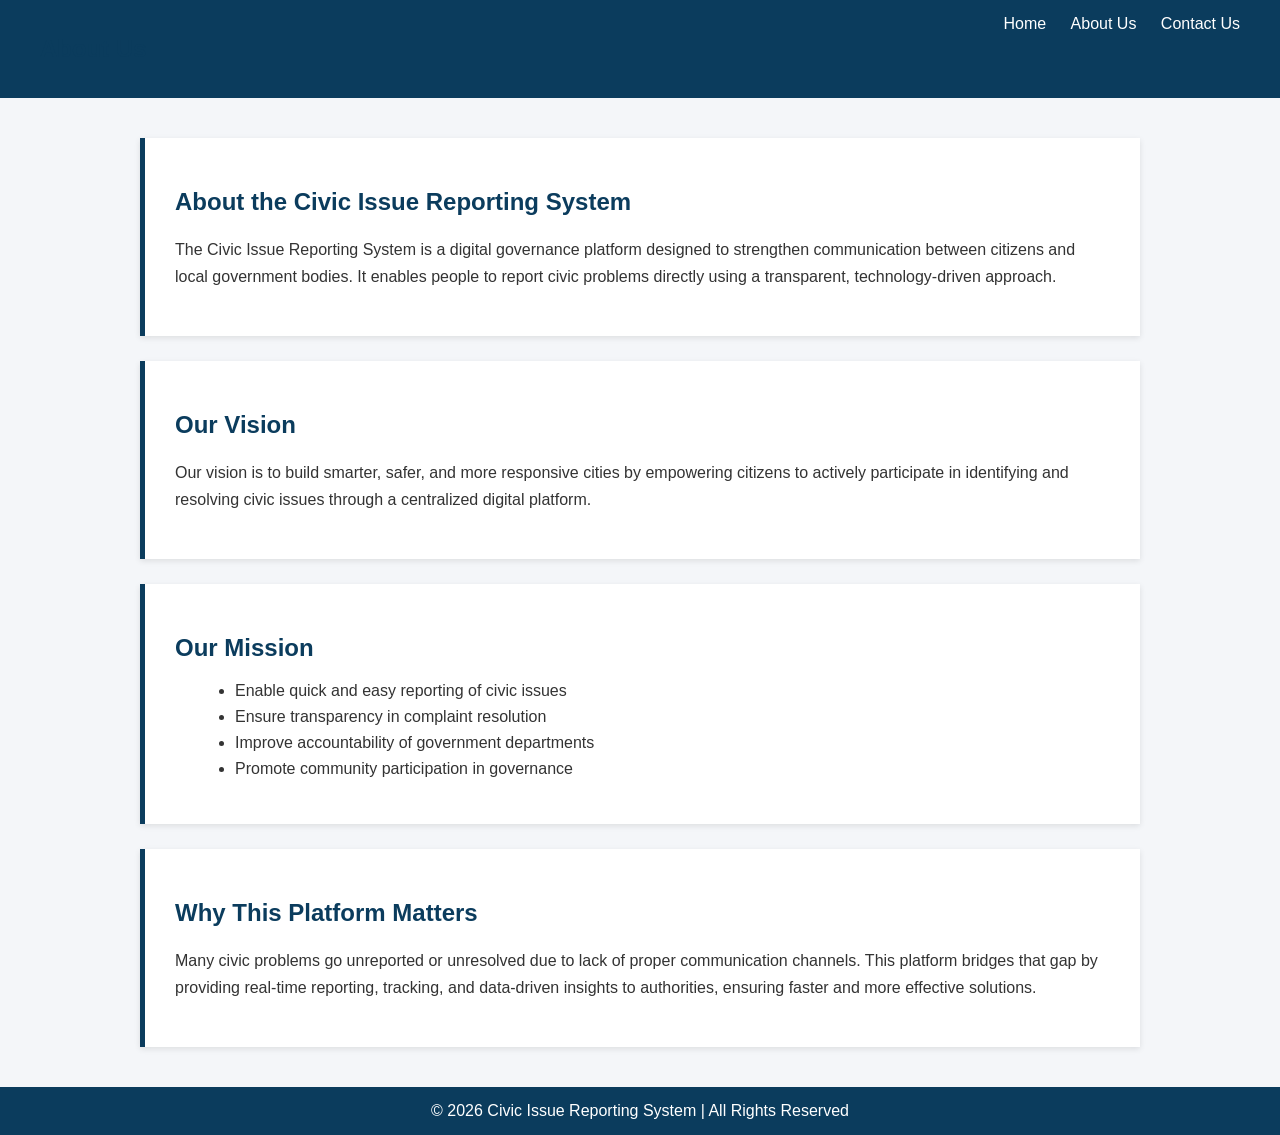
<file: Crowdsourced/Crowdsourced-Civic-Issue-Reporting-Resolution-System-main.my-web-site/about us.html>
<!DOCTYPE html>
<html lang="en">
<head>
    <meta charset="UTF-8">
    <title>About Us | Civic Issue Reporting System</title>

    <style>
        body {
            margin: 0;
            font-family: "Segoe UI", Arial, sans-serif;
            background-color: #f4f6f9;
            color: #333;
        }

        .navbar {
            background-color: #0b3c5d;
            color: #fff;
            padding: 15px 40px;
            display: flex;
            justify-content: space-between;
        }

        .navbar a {
            color: #fff;
            text-decoration: none;
            margin-left: 20px;
        }

        .content {
            max-width: 1000px;
            margin: 40px auto;
            padding: 0 20px;
        }

        section {
            background: #fff;
            padding: 30px;
            margin-bottom: 25px;
            border-left: 5px solid #0b3c5d;
            box-shadow: 0 2px 6px rgba(0,0,0,0.1);
        }

        h1, h2 {
            color: #0b3c5d;
        }

        p {
            line-height: 1.7;
            margin-top: 10px;
        }

        ul {
            margin-top: 15px;
            margin-left: 20px;
        }

        li {
            margin-bottom: 8px;
        }

        .footer {
            background-color: #0b3c5d;
            color: #fff;
            text-align: center;
            padding: 15px;
            margin-top: 40px;
        }
    </style>
</head>
<body>

<header class="navbar">
    <h2>About Us</h2>
    <nav>
        <a href="index.html">Home</a>
        <a href="about us.html">About Us</a>
        <a href="contact us.html">Contact Us</a>
    </nav>
</header>

<div class="content">

    <section>
        <h1>About the Civic Issue Reporting System</h1>
        <p>
            The Civic Issue Reporting System is a digital governance platform designed
            to strengthen communication between citizens and local government bodies.
            It enables people to report civic problems directly using a transparent,
            technology-driven approach.
        </p>
    </section>

    <section>
        <h2>Our Vision</h2>
        <p>
            Our vision is to build smarter, safer, and more responsive cities by
            empowering citizens to actively participate in identifying and resolving
            civic issues through a centralized digital platform.
        </p>
    </section>

    <section>
        <h2>Our Mission</h2>
        <ul>
            <li>Enable quick and easy reporting of civic issues</li>
            <li>Ensure transparency in complaint resolution</li>
            <li>Improve accountability of government departments</li>
            <li>Promote community participation in governance</li>
        </ul>
    </section>

    <section>
        <h2>Why This Platform Matters</h2>
        <p>
            Many civic problems go unreported or unresolved due to lack of proper
            communication channels. This platform bridges that gap by providing
            real-time reporting, tracking, and data-driven insights to authorities,
            ensuring faster and more effective solutions.
        </p>
    </section>

</div>

<footer class="footer">
    © 2026 Civic Issue Reporting System | All Rights Reserved
</footer>

</body>
</html>
</file>
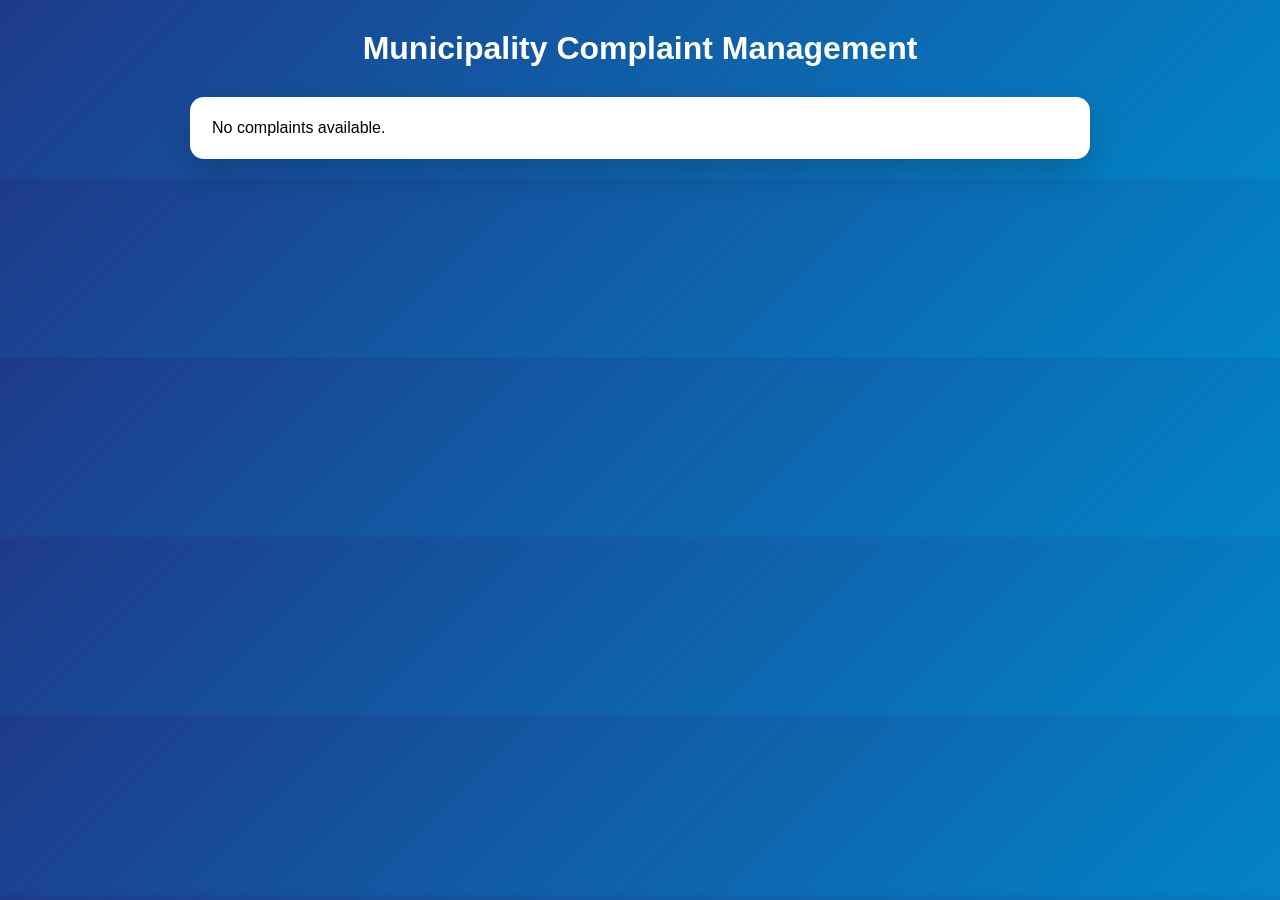
<file: Crowdsourced/Crowdsourced-Civic-Issue-Reporting-Resolution-System-main.my-web-site/admin status.html>
<!DOCTYPE html>
<html lang="en">
<head>
    <meta charset="UTF-8">
    <title>Admin Panel | PUBLICFIX</title>

    <style>
        body {
            font-family: "Segoe UI", sans-serif;
            background: linear-gradient(135deg, #1e3a8a, #0284c7);
            margin: 0;
            padding: 0;
        }

        h1 {
            text-align: center;
            color: white;
            margin: 30px 0;
        }

        .container {
            width: 92%;
            max-width: 900px;
            margin: auto;
        }

        .card {
            background: white;
            padding: 22px;
            border-radius: 14px;
            margin-bottom: 20px;
            box-shadow: 0 15px 30px rgba(0,0,0,0.15);
        }

        .complaint {
            border-top: 1px solid #eee;
            padding-top: 15px;
            margin-top: 15px;
        }

        button {
            margin-top: 10px;
            margin-right: 10px;
            padding: 8px 14px;
            border: none;
            border-radius: 8px;
            background: #2563eb;
            color: white;
            cursor: pointer;
        }
    </style>
</head>

<body>

<h1>Municipality Complaint Management</h1>

<div class="container">
    <div class="card" id="adminBox"></div>
</div>

<script>
    let complaints = JSON.parse(localStorage.getItem("complaints")) || [];
    const box = document.getElementById("adminBox");

    if (complaints.length === 0) {
        box.innerHTML = "No complaints available.";
    }

    complaints.forEach(c => {
        const div = document.createElement("div");
        div.className = "complaint";

        div.innerHTML = `
            <p><b>Issue:</b> ${c.desc}</p>
            <p>📍 ${c.location}</p>
            <p><b>Status:</b> ${c.status}</p>

            <button onclick="updateStatus(${c.id}, 'In Process')">Mark In Process</button>
            <button onclick="updateStatus(${c.id}, 'Finished')">Mark Finished</button>
        `;

        box.appendChild(div);
    });

    function updateStatus(id, status) {
        const item = complaints.find(c => c.id === id);
        item.status = status;
        localStorage.setItem("complaints", JSON.stringify(complaints));
        location.reload();
    }
</script>

</body>
</html>
</file>
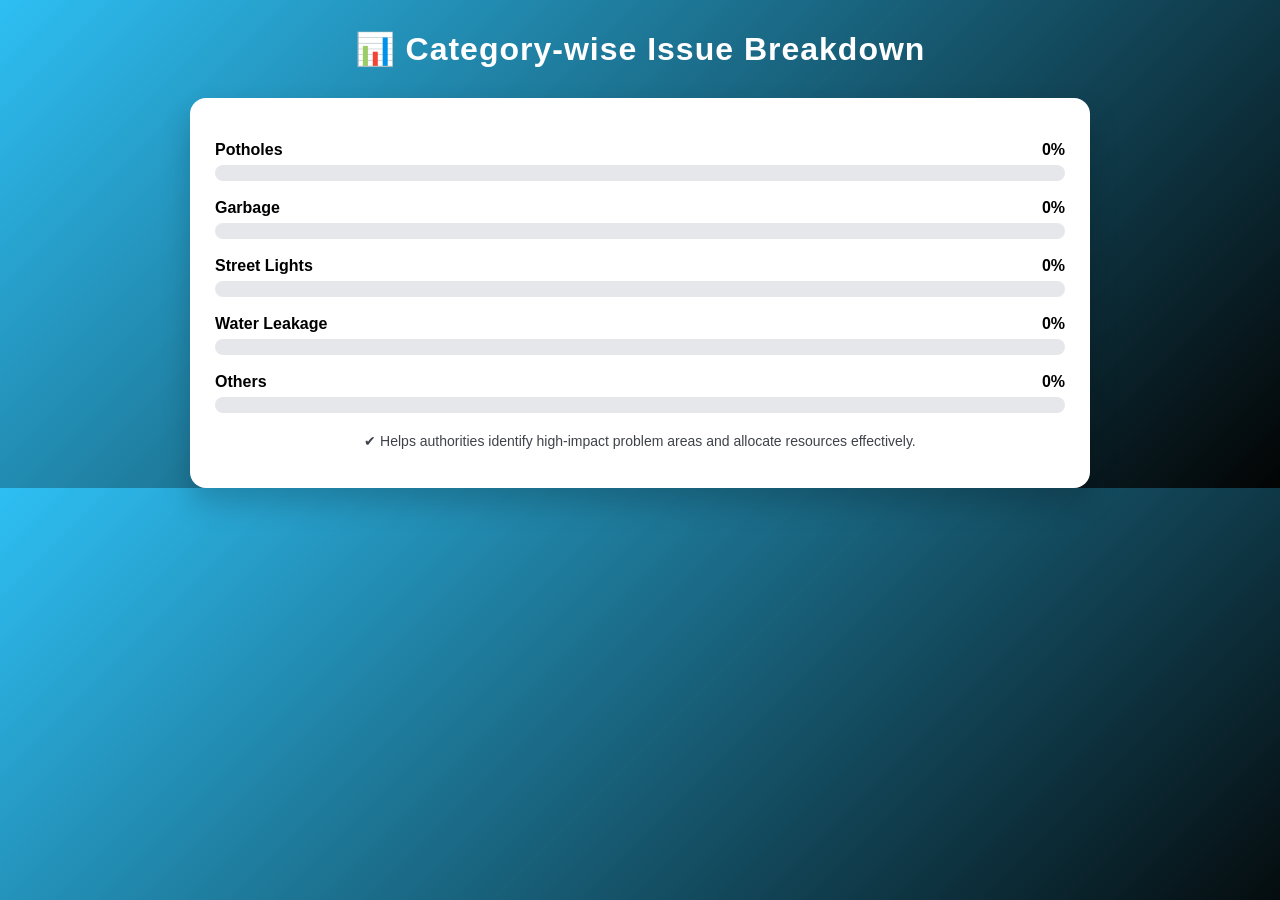
<file: Crowdsourced/Crowdsourced-Civic-Issue-Reporting-Resolution-System-main.my-web-site/category.html>
<!DOCTYPE html>
<html lang="en">
<head>
    <meta charset="UTF-8">
    <title>Issue Analytics | PUBLICFIX</title>

    <style>
        body {
            font-family: "Segoe UI", sans-serif;
            background: linear-gradient(135deg, #07b3f1d7, #030404);
            margin: 0;
            padding: 0;
        }

        h1 {
            text-align: center;
            color: white;
            margin: 30px 0;
            letter-spacing: 1px;
        }

        .container {
            width: 92%;
            max-width: 900px;
            margin: auto;
        }

        .card {
            background: white;
            padding: 25px;
            border-radius: 16px;
            box-shadow: 0 15px 30px rgba(0,0,0,0.2);
        }

        .bar-row {
            margin: 18px 0;
        }

        .label {
            display: flex;
            justify-content: space-between;
            font-weight: 600;
            margin-bottom: 6px;
        }

        .bar-bg {
            background: #e5e7eb;
            height: 16px;
            border-radius: 10px;
            overflow: hidden;
        }

        .bar-fill {
            height: 100%;
            border-radius: 10px;
            transition: width 0.6s ease;
        }

        .pothole { background: #ef4444; }
        .garbage { background: #f97316; }
        .light { background: #eab308; }
        .water { background: #3b82f6; }
        .other { background: #22c55e; }

        .note {
            margin-top: 20px;
            font-size: 14px;
            color: #00060fc1;
            text-align: center;
        }
    </style>
</head>

<body>

<h1>📊 Category-wise Issue Breakdown</h1>

<div class="container">
    <div class="card" id="chart"></div>
</div>

<script>
    const complaints = JSON.parse(localStorage.getItem("complaints")) || [];

    const categories = {
        pothole: 0,
        garbage: 0,
        light: 0,
        water: 0,
        other: 0
    };

    complaints.forEach(c => {
        const text = c.desc.toLowerCase();

        if (text.includes("pothole")) categories.pothole++;
        else if (text.includes("garbage") || text.includes("waste")) categories.garbage++;
        else if (text.includes("light")) categories.light++;
        else if (text.includes("water") || text.includes("leak")) categories.water++;
        else categories.other++;
    });

    const total = Object.values(categories).reduce((a,b) => a + b, 0) || 1;

    const chart = document.getElementById("chart");

    chart.innerHTML = `
        ${createBar("Potholes", categories.pothole, total, "pothole")}
        ${createBar("Garbage", categories.garbage, total, "garbage")}
        ${createBar("Street Lights", categories.light, total, "light")}
        ${createBar("Water Leakage", categories.water, total, "water")}
        ${createBar("Others", categories.other, total, "other")}

        <p class="note">
            ✔ Helps authorities identify high-impact problem areas and allocate resources effectively.
        </p>
    `;

    function createBar(label, value, total, cls) {
        const percent = Math.round((value / total) * 100);
        return `
            <div class="bar-row">
                <div class="label">
                    <span>${label}</span>
                    <span>${percent}%</span>
                </div>
                <div class="bar-bg">
                    <div class="bar-fill ${cls}" style="width:${percent}%"></div>
                </div>
            </div>
        `;
    }
</script>

</body>
</html>
</file>
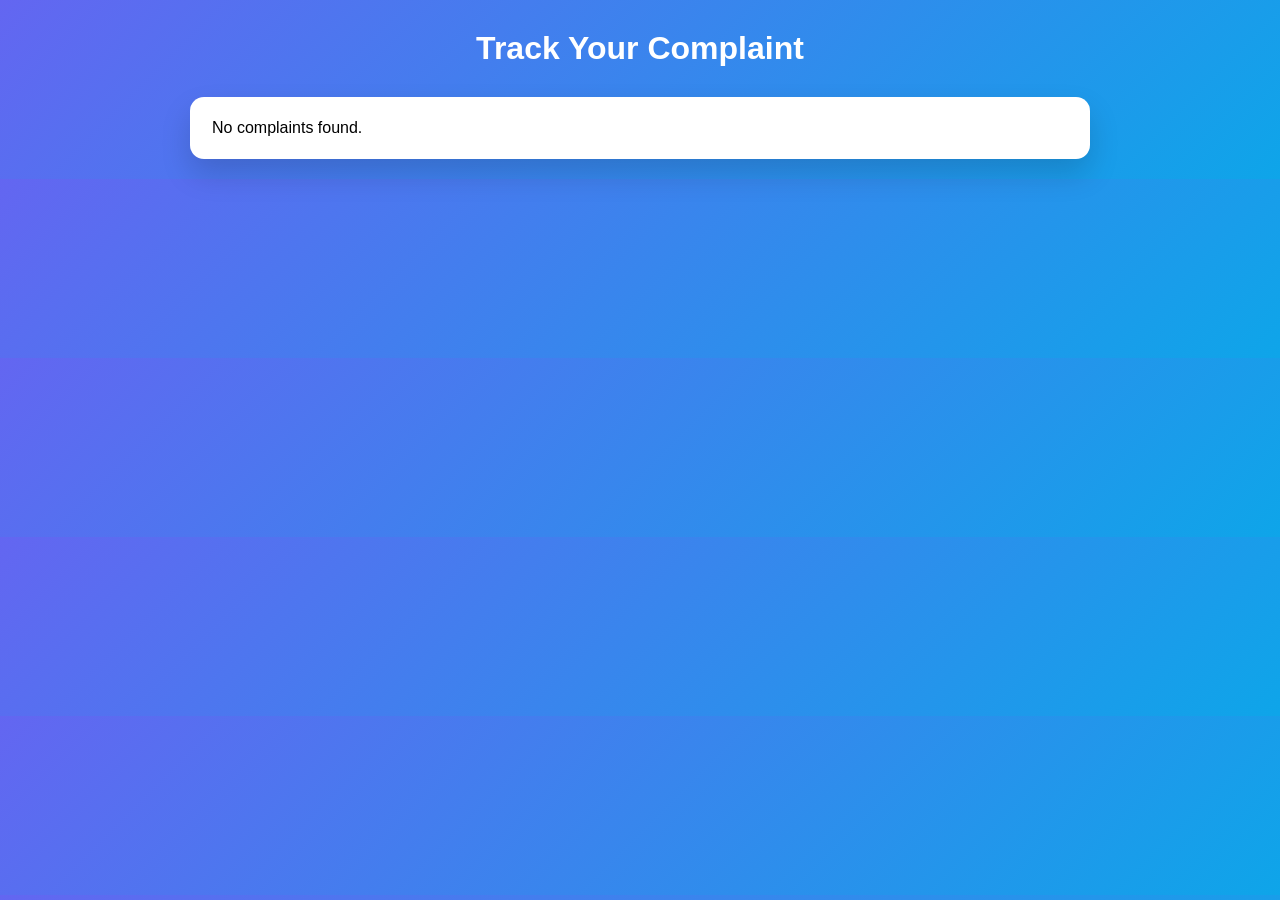
<file: Crowdsourced/Crowdsourced-Civic-Issue-Reporting-Resolution-System-main.my-web-site/complaint status.html>
<!DOCTYPE html>
<html lang="en">
<head>
    <meta charset="UTF-8">
    <title>Complaint Status | PUBLICFIX</title>

    <style>
        body {
            font-family: "Segoe UI", sans-serif;
            background: linear-gradient(135deg, #6366f1, #0ea5e9);
            margin: 0;
            padding: 0;
        }

        h1 {
            text-align: center;
            color: white;
            margin: 30px 0;
        }

        .container {
            width: 92%;
            max-width: 900px;
            margin: auto;
        }

        .card {
            background: white;
            padding: 22px;
            border-radius: 14px;
            margin-bottom: 20px;
            box-shadow: 0 15px 30px rgba(0,0,0,0.15);
        }

        .complaint {
            border-top: 1px solid #eee;
            padding-top: 15px;
            margin-top: 15px;
        }

        .step {
            padding: 6px 0;
            font-weight: 600;
        }

        .done { color: #16a34a; }
        .current { color: #ea580c; }
        .pending { color: #dc2626; }
    </style>
</head>

<body>

<h1>Track Your Complaint</h1>

<div class="container">
    <div class="card" id="statusBox"></div>
</div>

<script>
    const complaints = JSON.parse(localStorage.getItem("complaints")) || [];
    const box = document.getElementById("statusBox");

    if (complaints.length === 0) {
        box.innerHTML = "No complaints found.";
    }

    complaints.forEach(c => {
        const div = document.createElement("div");
        div.className = "complaint";

        div.innerHTML = `
            <p><b>Issue:</b> ${c.desc}</p>
            <p>📍 ${c.location}</p>
            <p><b>Status:</b> ${c.status}</p>

            <div class="step done">✔ Complaint Submitted</div>
            <div class="step ${c.status === 'Pending' ? 'current' : 'done'}">
                ${c.status === 'Pending' ? '⏳ Sent to Municipality' : '✔ Sent to Municipality'}
            </div>
            <div class="step ${c.status === 'In Process' ? 'current' : (c.status === 'Finished' ? 'done' : 'pending')}">
                ${c.status === 'In Process' || c.status === 'Finished'
                    ? '✔ Work In Progress'
                    : '⏳ Work In Progress'}
            </div>
            <div class="step ${c.status === 'Finished' ? 'done' : 'pending'}">
                ${c.status === 'Finished' ? '✔ Issue Resolved' : '⏳ Resolution Pending'}
            </div>
        `;

        box.appendChild(div);
    });
</script>

</body>
</html>
</file>
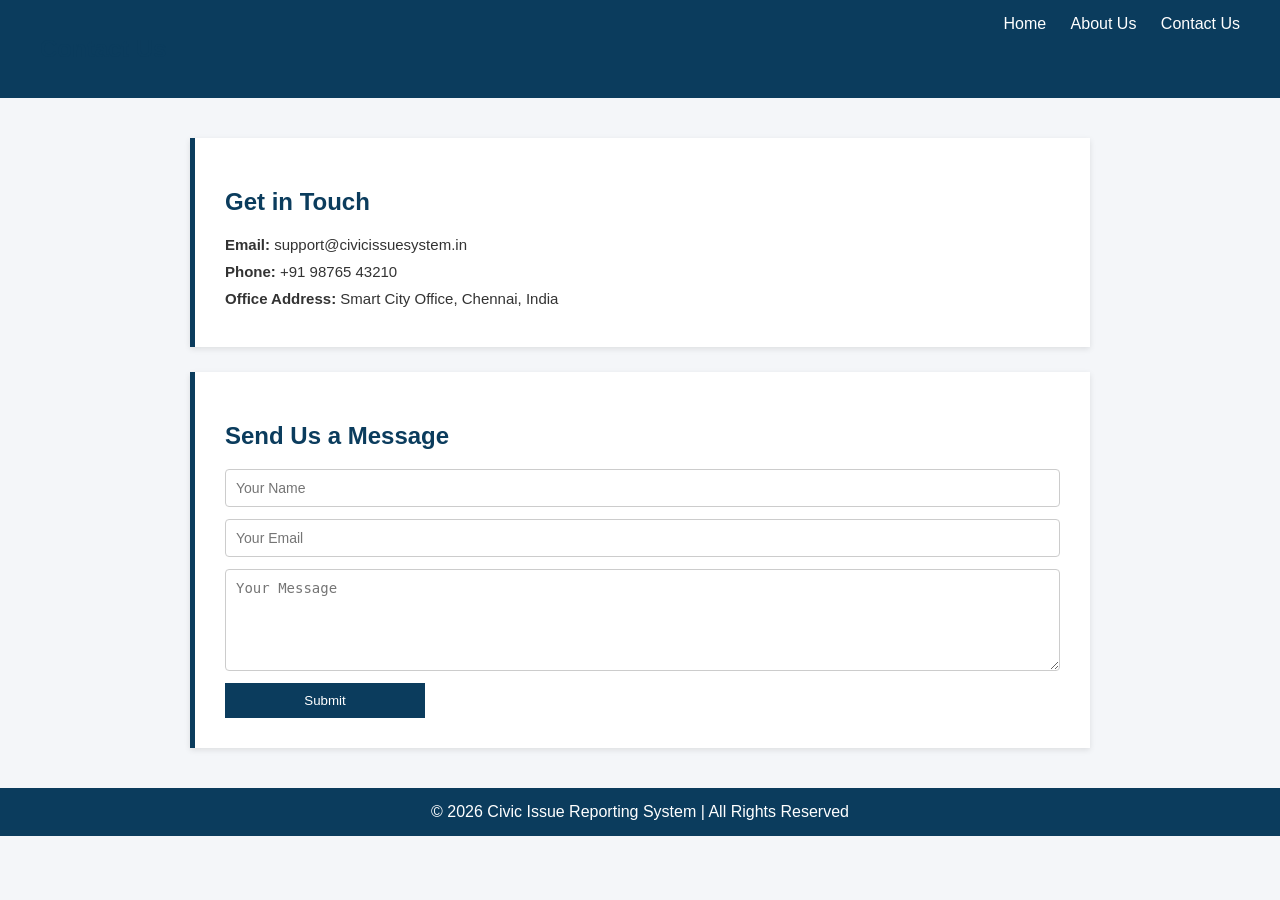
<file: Crowdsourced/Crowdsourced-Civic-Issue-Reporting-Resolution-System-main.my-web-site/contact us.html>
<!DOCTYPE html>
<html lang="en">
<head>
    <meta charset="UTF-8">
    <title>Contact Us | Civic Issue Reporting System</title>

    <style>
        body {
            margin: 0;
            font-family: "Segoe UI", Arial, sans-serif;
            background-color: #f4f6f9;
            color: #333;
        }

        .navbar {
            background-color: #0b3c5d;
            color: #fff;
            padding: 15px 40px;
            display: flex;
            justify-content: space-between;
        }

        .navbar a {
            color: #fff;
            text-decoration: none;
            margin-left: 20px;
        }

        .content {
            max-width: 900px;
            margin: 40px auto;
            padding: 0 20px;
        }

        section {
            background: #fff;
            padding: 30px;
            margin-bottom: 25px;
            border-left: 5px solid #0b3c5d;
            box-shadow: 0 2px 6px rgba(0,0,0,0.1);
        }

        h1, h2 {
            color: #0b3c5d;
        }

        .contact-box p {
            margin: 10px 0;
            font-size: 15px;
        }

        form {
            display: grid;
            gap: 12px;
            margin-top: 15px;
        }

        input, textarea {
            padding: 10px;
            border: 1px solid #ccc;
            border-radius: 4px;
            font-size: 14px;
        }

        textarea {
            resize: vertical;
            min-height: 80px;
        }

        button {
            width: 200px;
            padding: 10px;
            background-color: #0b3c5d;
            color: #fff;
            border: none;
            cursor: pointer;
        }

        button:hover {
            background-color: #072c45;
        }

        .footer {
            background-color: #0b3c5d;
            color: #fff;
            text-align: center;
            padding: 15px;
            margin-top: 40px;
        }
    </style>
</head>
<body>

<header class="navbar">
    <h2>Contact Us</h2>
    <nav>
        <a href="index.html">Home</a>
        <a href="about us.html">About Us</a>
        <a href="contact us.html">Contact Us</a>
    </nav>
</header>

<div class="content">

    <section class="contact-box">
        <h1>Get in Touch</h1>
        <p><strong>Email:</strong> support@civicissuesystem.in</p>
        <p><strong>Phone:</strong> +91 98765 43210</p>
        <p><strong>Office Address:</strong> Smart City Office, Chennai, India</p>
    </section>

    <section>
        <h2>Send Us a Message</h2>
        <form>
            <input type="text" placeholder="Your Name">
            <input type="email" placeholder="Your Email">
            <textarea placeholder="Your Message"></textarea>
            <button type="submit">Submit</button>
        </form>
    </section>

</div>

<footer class="footer">
    © 2026 Civic Issue Reporting System | All Rights Reserved
</footer>

</body>
</html>
</file>
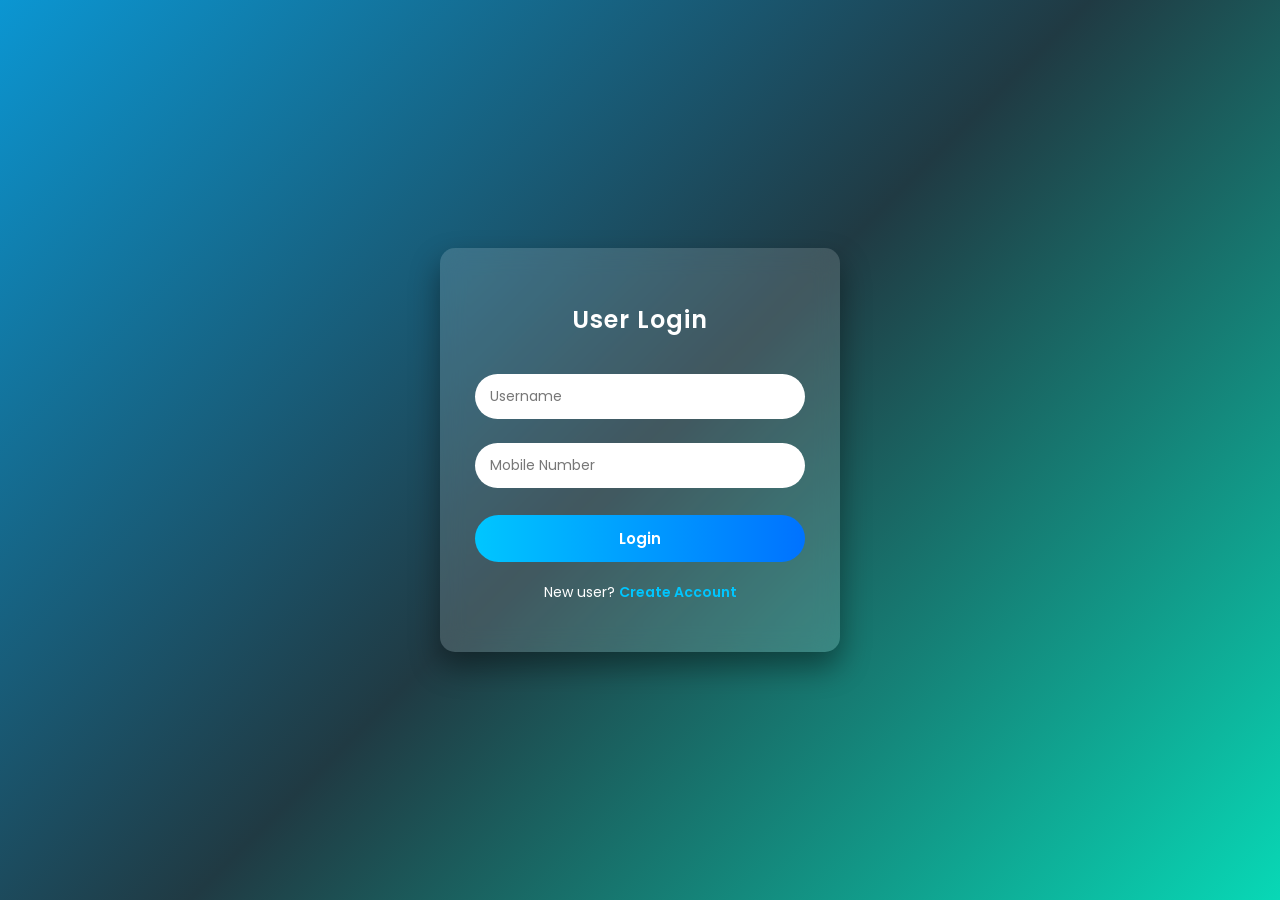
<file: Crowdsourced/Crowdsourced-Civic-Issue-Reporting-Resolution-System-main.my-web-site/login.html>
<!DOCTYPE html>
<html lang="en">
<head>
    <meta charset="UTF-8">
    <title>Login | Civic Issue Reporting System</title>
    <link href="https://fonts.googleapis.com/css2?family=Poppins:wght@400;600&display=swap" rel="stylesheet">

    <style>
        * {
            box-sizing: border-box;
            font-family: 'Poppins', sans-serif;
        }

        body {
            margin: 0;
            height: 100vh;
            display: flex;
            align-items: center;
            justify-content: center;
            background: linear-gradient(135deg, #0b96d2, #203a43, #08d8b6);
        }

        .login-box {
            width: 400px;
            padding: 35px;
            border-radius: 15px;
            background: rgba(255, 255, 255, 0.15);
            backdrop-filter: blur(12px);
            box-shadow: 0 15px 30px rgba(0,0,0,0.4);
            color: #fff;
            animation: fadeIn 1s ease;
        }

        .login-box h2 {
            text-align: center;
            margin-bottom: 25px;
            font-weight: 600;
            letter-spacing: 1px;
        }

        .login-box input {
            width: 100%;
            padding: 12px 15px;
            margin: 12px 0;
            border-radius: 30px;
            border: none;
            outline: none;
            font-size: 14px;
        }

        .login-box input::placeholder {
            color: #777;
        }

        .login-box button {
            width: 100%;
            padding: 12px;
            margin-top: 15px;
            border-radius: 30px;
            border: none;
            font-size: 15px;
            font-weight: 600;
            cursor: pointer;
            background: linear-gradient(to right, #00c6ff, #0072ff);
            color: #fff;
            transition: transform 0.3s, box-shadow 0.3s;
        }

        .login-box button:hover {
            transform: translateY(-2px);
            box-shadow: 0 8px 20px rgba(0,114,255,0.6);
        }

        .login-box p {
            text-align: center;
            margin-top: 20px;
            font-size: 14px;
        }

        .login-box a {
            color: #00c6ff;
            text-decoration: none;
            font-weight: 600;
        }

        .login-box a:hover {
            text-decoration: underline;
        }

        @keyframes fadeIn {
            from {
                opacity: 0;
                transform: translateY(20px);
            }
            to {
                opacity: 1;
                transform: translateY(0);
            }
        }
    </style>
</head>
<body>

<div class="login-box">
    <h2>User Login</h2>

    <input type="text" placeholder="Username" required>
    <input type="tel" placeholder="Mobile Number" required>

    <button onclick="login()">Login</button>

    <p>
        New user? <a href="signup.html">Create Account</a>
    </p>
</div>

<script>
    function login() {
        window.location.href = "index.html";
    }
</script>

</body>
</html>
</file>
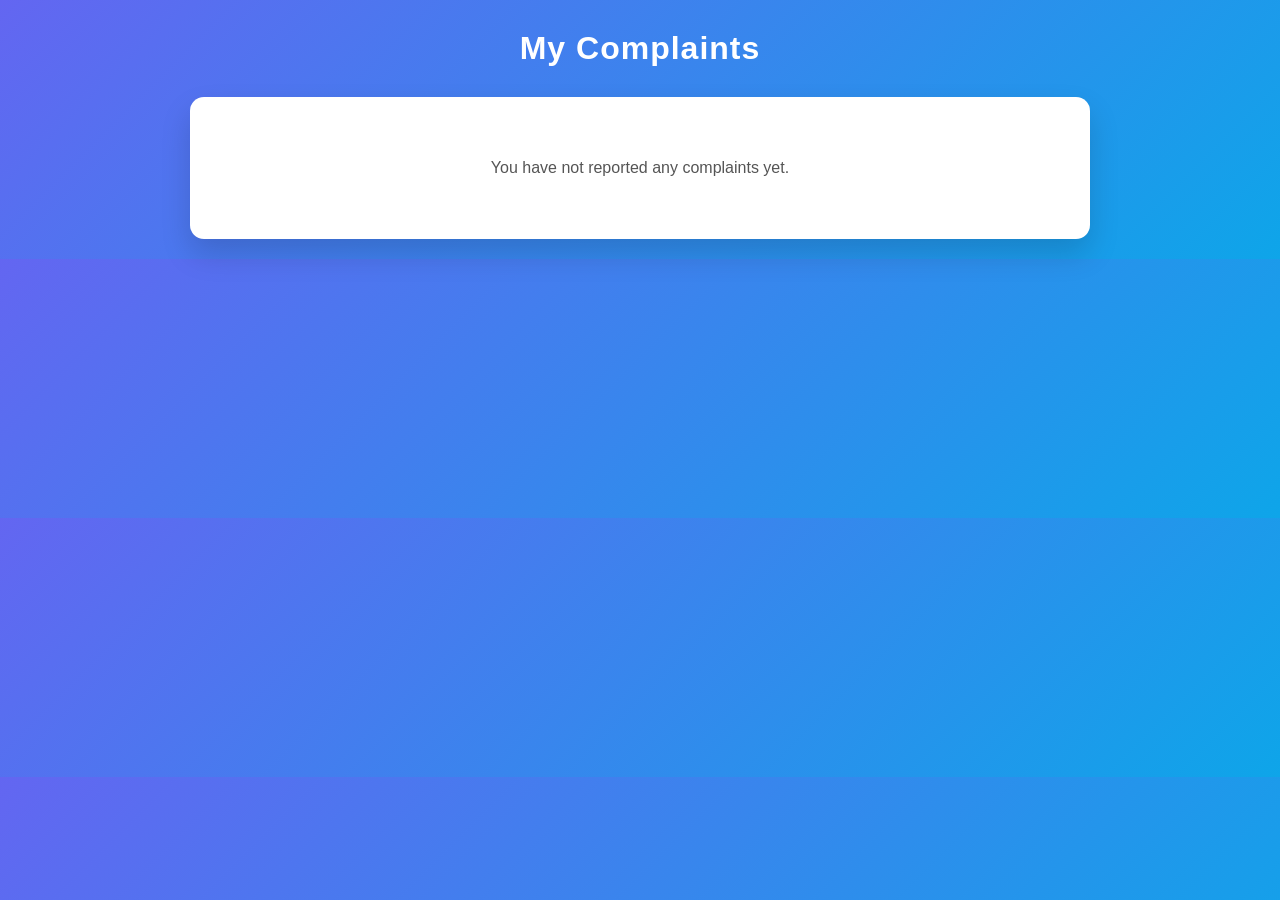
<file: Crowdsourced/Crowdsourced-Civic-Issue-Reporting-Resolution-System-main.my-web-site/my complaint.html>
<!DOCTYPE html>
<html lang="en">
<head>
    <meta charset="UTF-8">
    <title>My Complaints | PUBLICFIX</title>

    <style>
        body {
            font-family: "Segoe UI", sans-serif;
            background: linear-gradient(135deg, #6366f1, #0ea5e9);
            margin: 0;
            padding: 0;
        }

        h1 {
            text-align: center;
            color: white;
            margin: 30px 0;
            letter-spacing: 1px;
        }

        .container {
            width: 92%;
            max-width: 900px;
            margin: auto;
        }

        .card {
            background: white;
            padding: 22px;
            border-radius: 14px;
            margin-bottom: 20px;
            box-shadow: 0 15px 30px rgba(0,0,0,0.15);
        }

        .complaint {
            border-top: 1px solid #eee;
            padding-top: 15px;
            margin-top: 15px;
        }

        .complaint img {
            width: 100%;
            max-height: 250px;
            object-fit: cover;
            border-radius: 12px;
            margin: 10px 0;
        }

        .status {
            font-weight: bold;
        }

        .status.Pending {
            color: #dc2626;
        }

        .status.Resolved {
            color: #16a34a;
        }

        .status.InProgress {
            color: #ea580c;
        }

        .priority-high {
            color: #dc2626;
            font-weight: 700;
        }

        .priority-medium {
            color: #ea580c;
            font-weight: 700;
        }

        .priority-low {
            color: #16a34a;
            font-weight: 700;
        }

        .empty {
            text-align: center;
            padding: 40px;
            color: #555;
        }
    </style>
</head>

<body>

<h1>My Complaints</h1>

<div class="container">
    <div class="card" id="complaintsBox">
        <!-- Complaints will appear here -->
    </div>
</div>

<script>
    const complaints = JSON.parse(localStorage.getItem("complaints")) || [];
    const box = document.getElementById("complaintsBox");

    if (complaints.length === 0) {
        box.innerHTML = `<div class="empty">You have not reported any complaints yet.</div>`;
    } else {
        complaints.forEach(c => {
            let priority = "Low", cls = "priority-low";
            if (c.upvotes >= 5) { priority = "High"; cls = "priority-high"; }
            else if (c.upvotes >= 2) { priority = "Medium"; cls = "priority-medium"; }

            const div = document.createElement("div");
            div.className = "complaint";
            div.innerHTML = `
                <p><b>Issue Description:</b> ${c.desc}</p>
                <p>📍 <b>Location:</b> ${c.location}</p>
                <p>Status: <span class="status ${c.status.replace(" ", "")}">${c.status}</span></p>
                <p>Priority: <span class="${cls}">${priority}</span></p>
                <p>👍 Upvotes: ${c.upvotes}</p>
                ${c.photo ? `<img src="${c.photo}">` : ""}
            `;
            box.appendChild(div);
        });
    }
</script>

</body>
</html>
</file>
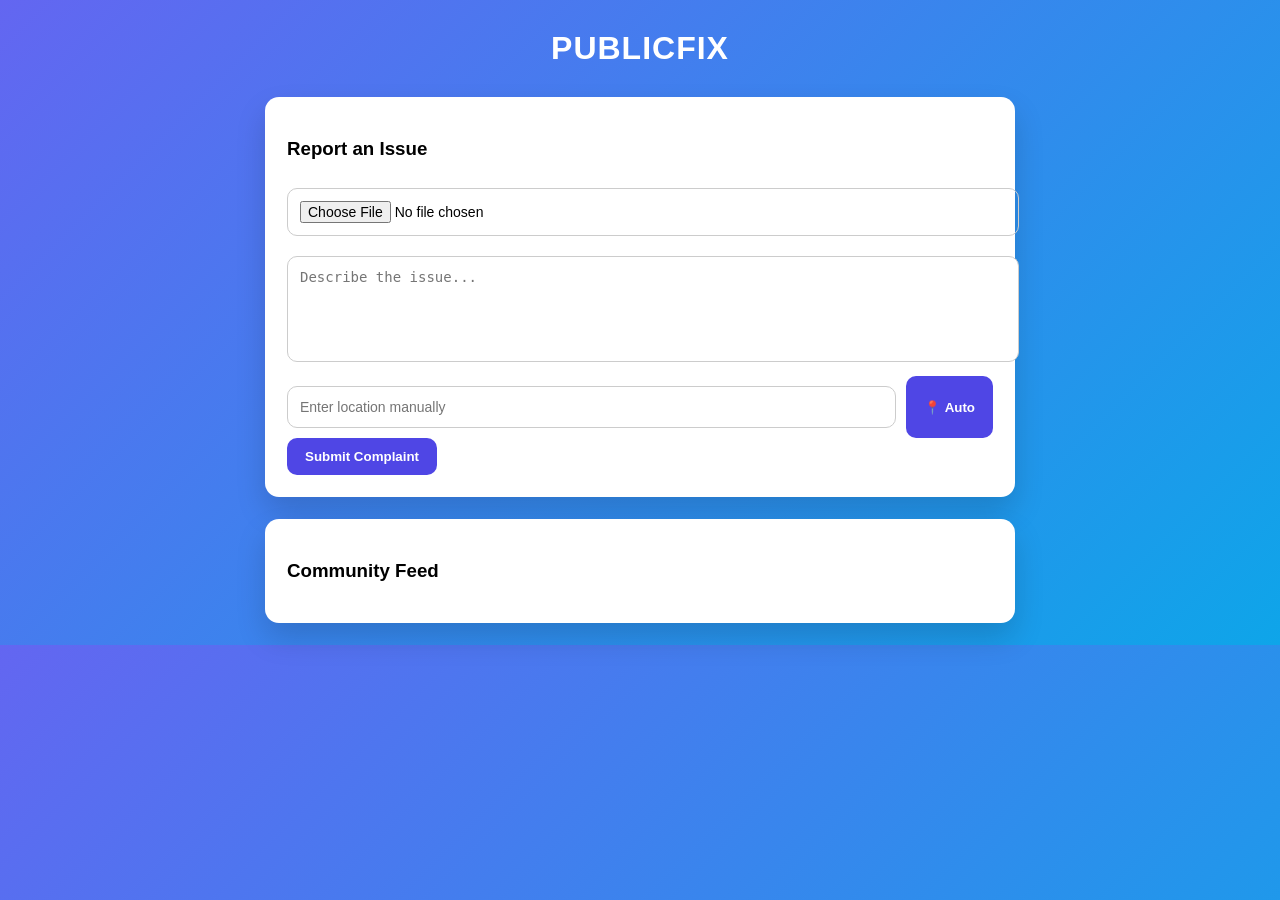
<file: Crowdsourced/Crowdsourced-Civic-Issue-Reporting-Resolution-System-main.my-web-site/report issue.html>
<!DOCTYPE html>
<html lang="en">

<head>
    <meta charset="UTF-8">
    <title>PUBLICFIX</title>

    <style>
        body {
            font-family: "Segoe UI", sans-serif;
            background: linear-gradient(135deg, #6366f1, #0ea5e9);
            margin: 0;
            padding: 0;
        }

        h1 {
            text-align: center;
            color: white;
            margin: 30px 0;
            letter-spacing: 1px;
        }

        .container {
            width: 92%;
            max-width: 750px;
            margin: auto;
        }

        .card-box {
            background: white;
            padding: 22px;
            border-radius: 14px;
            margin-bottom: 22px;
            box-shadow: 0 15px 30px rgba(0, 0, 0, 0.15);
        }

        input,
        textarea {
            width: 100%;
            padding: 12px;
            margin: 10px 0;
            border-radius: 10px;
            border: 1px solid #ccc;
            font-size: 14px;
        }

        textarea {
            resize: none;
            height: 80px;
        }

        button {
            background: #4f46e5;
            color: white;
            padding: 11px 18px;
            border: none;
            border-radius: 10px;
            cursor: pointer;
            font-weight: 600;
        }

        button:hover {
            opacity: 0.9;
        }

        .feed-card {
            border-top: 1px solid #eee;
            padding: 15px 0;
        }

        .feed-card img {
            width: 100%;
            border-radius: 12px;
            margin: 8px 0;
        }

        .priority-high {
            color: #dc2626;
            font-weight: 700;
        }

        .priority-medium {
            color: #ea580c;
            font-weight: 700;
        }

        .priority-low {
            color: #16a34a;
            font-weight: 700;
        }

        .location-box {
            display: flex;
            gap: 10px;
        }

        .location-box input {
            flex: 1;
        }
    </style>
</head>

<body>

    <h1>PUBLICFIX</h1>

    <div class="container">

        <div class="card-box">
            <h3>Report an Issue</h3>

            <input type="file" id="photo" accept="image/*">
            <textarea id="desc" placeholder="Describe the issue..."></textarea>

            <div class="location-box">
                <input id="location" placeholder="Enter location manually">
                <button onclick="getLocation()">📍 Auto</button>
            </div>

            <button onclick="addComplaint()">Submit Complaint</button>
        </div>

        <div class="card-box">
            <h3>Community Feed</h3>
            <div id="feed"></div>
        </div>

    </div>

    <script>
        let complaints = JSON.parse(localStorage.getItem("complaints")) || [];

        function save() {
            localStorage.setItem("complaints", JSON.stringify(complaints));
        }

        function getLocation() {
            if (!navigator.geolocation) {
                alert("Geolocation not supported");
                return;
            }

            navigator.geolocation.getCurrentPosition(pos => {
                const lat = pos.coords.latitude;
                const lon = pos.coords.longitude;

                fetch(`https://nominatim.openstreetmap.org/reverse?format=json&lat=${lat}&lon=${lon}`)
                    .then(res => res.json())
                    .then(data => {
                        document.getElementById("location").value = data.display_name;
                    });
            }, () => alert("Location access denied"));
        }

        function addComplaint() {
            const desc = document.getElementById("desc").value.trim();
            const location = document.getElementById("location").value.trim();
            const photoInput = document.getElementById("photo");

            if (!desc || !location) {
                alert("Please fill all fields");
                return;
            }

            const addData = (photo) => {
                complaints.push({
                    id: Date.now(),
                    desc,
                    location,
                    photo,
                    status: "Pending",
                    upvotes: 0
                });

                save();
                clearForm();
                render();
            };

            if (photoInput.files[0]) {
                const reader = new FileReader();
                reader.onload = () => addData(reader.result);
                reader.readAsDataURL(photoInput.files[0]);
            } else {
                addData("");
            }
        }

        function clearForm() {
            document.getElementById("desc").value = "";
            document.getElementById("location").value = "";
            document.getElementById("photo").value = "";
        }

        function render() {
            const feed = document.getElementById("feed");
            feed.innerHTML = "";

            complaints.sort((a, b) => b.upvotes - a.upvotes).forEach(c => {
                let priority = "Low", cls = "priority-low";
                if (c.upvotes >= 5) { priority = "High"; cls = "priority-high"; }
                else if (c.upvotes >= 2) { priority = "Medium"; cls = "priority-medium"; }

                const div = document.createElement("div");
                div.className = "feed-card";
                div.innerHTML = `
            ${c.photo ? `<img src="${c.photo}">` : ""}
            <p><b>Issue:</b> ${c.desc}</p>
            <p>📍 <b>${c.location}</b></p>
            <p>Status: <b>${c.status}</b></p>
            <p>Priority: <span class="${cls}">${priority}</span></p>
            <button onclick="upvote(${c.id})">👍 ${c.upvotes}</button>
        `;
                feed.appendChild(div);
            });
        }

        function upvote(id) {
            const item = complaints.find(c => c.id === id);
            item.upvotes++;
            save();
            render();
        }

        render();
    </script>

</body>

</html>
</file>
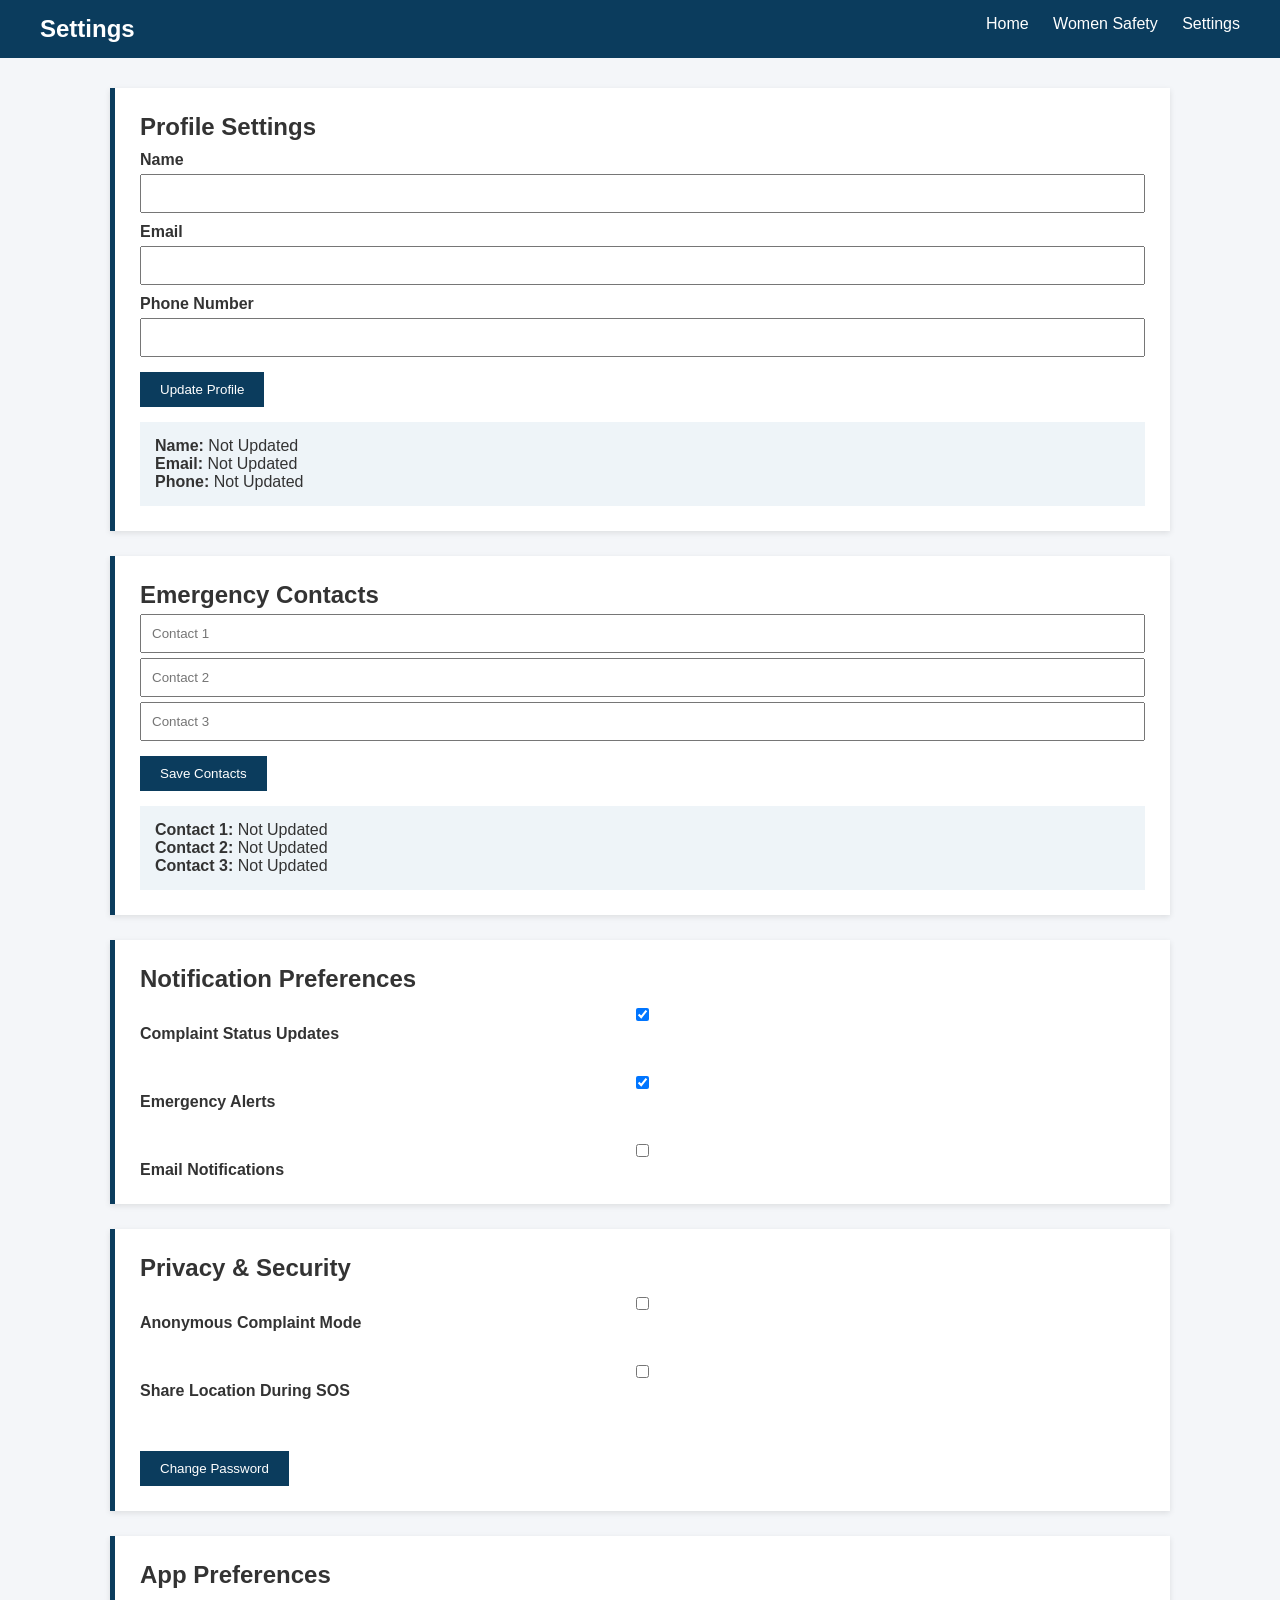
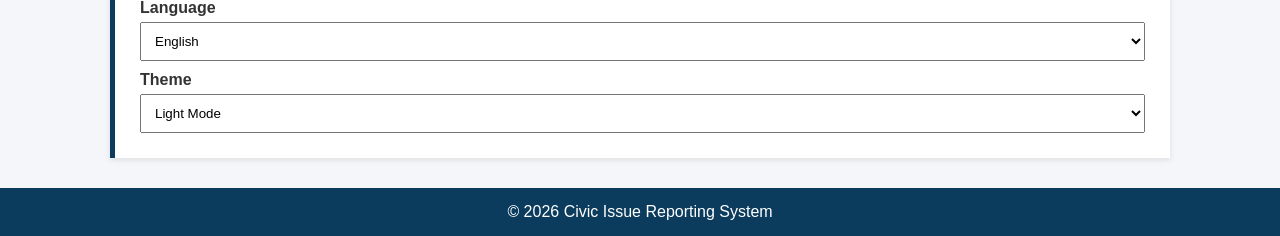
<file: Crowdsourced/Crowdsourced-Civic-Issue-Reporting-Resolution-System-main.my-web-site/settings.html>
<!DOCTYPE html>
<html lang="en">
<head>
    <meta charset="UTF-8">
    <title>Settings | Civic Issue Reporting System</title>
    <link rel="stylesheet" href="sett.css">
</head>
<body>

<!-- Navbar -->
<header class="navbar">
    <h2 id="settingsTitle">Settings</h2>
    <nav>
        <a href="index.html">Home</a>
        <a href="women-safety.html">Women Safety</a>
        <a href="settings.html">Settings</a>
    </nav>
</header>

<!-- Main Content -->
<main class="content">

    <!-- Profile -->
    <section>
        <h2 id="profileTitle">Profile Settings</h2>
        <form onsubmit="updateProfile(event)">
            <label id="nameLabel">Name</label>
            <input type="text" id="name">

            <label id="emailLabel">Email</label>
            <input type="email" id="email">

            <label id="phoneLabel">Phone Number</label>
            <input type="tel" id="phone">

            <button id="updateBtn">Update Profile</button>
        </form>

        <div class="preview-box">
            <p><strong>Name:</strong> <span id="pName">Not Updated</span></p>
            <p><strong>Email:</strong> <span id="pEmail">Not Updated</span></p>
            <p><strong>Phone:</strong> <span id="pPhone">Not Updated</span></p>
        </div>
    </section>

    <!-- Emergency Contacts -->
    <section>
        <h2 id="contactTitle">Emergency Contacts</h2>
        <form onsubmit="updateContacts(event)">
            <input type="text" id="contact1" placeholder="Contact 1">
            <input type="text" id="contact2" placeholder="Contact 2">
            <input type="text" id="contact3" placeholder="Contact 3">
            <button>Save Contacts</button>
        </form>

        <div class="preview-box">
            <p><strong>Contact 1:</strong> <span id="c1">Not Updated</span></p>
            <p><strong>Contact 2:</strong> <span id="c2">Not Updated</span></p>
            <p><strong>Contact 3:</strong> <span id="c3">Not Updated</span></p>
        </div>
    </section>

    <!-- Notifications -->
    <section>
        <h2>Notification Preferences</h2>
        <label><input type="checkbox" checked> Complaint Status Updates</label><br>
        <label><input type="checkbox" checked> Emergency Alerts</label><br>
        <label><input type="checkbox"> Email Notifications</label>
    </section>

    <!-- Privacy -->
    <section>
        <h2>Privacy & Security</h2>
        <label><input type="checkbox"> Anonymous Complaint Mode</label><br>
        <label><input type="checkbox"> Share Location During SOS</label><br><br>
        <button onclick="openPasswordModal()">Change Password</button>
    </section>

    <!-- App Settings -->
    <section>
        <h2>App Preferences</h2>

        <label>Language</label>
        <select id="languageSelect" onchange="changeLanguage()">
            <option value="en">English</option>
            <option value="ta">Tamil</option>
            <option value="hi">Hindi</option>
        </select>

        <label>Theme</label>
        <select onchange="toggleTheme(this.value)">
            <option value="light">Light Mode</option>
            <option value="dark">Dark Mode</option>
        </select>
    </section>

</main>

<footer class="footer">
    © 2026 Civic Issue Reporting System
</footer>

<!-- Password Modal -->
<div id="passwordModal" class="modal">
    <div class="modal-content">
        <h3>Change Password</h3>
        <input type="password" placeholder="Current Password">
        <input type="password" placeholder="New Password">
        <input type="password" placeholder="Confirm Password">
        <button onclick="closePasswordModal()">Update</button>
    </div>
</div>

<script>
function updateProfile(e) {
    e.preventDefault();

    document.getElementById("pName").innerText =
        document.getElementById("name").value || "Not Updated";

    document.getElementById("pEmail").innerText =
        document.getElementById("email").value || "Not Updated";

    document.getElementById("pPhone").innerText =
        document.getElementById("phone").value || "Not Updated";
}

function updateContacts(e) {
    e.preventDefault();

    document.getElementById("c1").innerText =
        document.getElementById("contact1").value || "Not Updated";

    document.getElementById("c2").innerText =
        document.getElementById("contact2").value || "Not Updated";

    document.getElementById("c3").innerText =
        document.getElementById("contact3").value || "Not Updated";
}

function toggleTheme(mode) {
    if (mode === "dark") {
        document.body.classList.add("dark-mode");
    } else {
        document.body.classList.remove("dark-mode");
    }
}

function openPasswordModal() {
    document.getElementById("passwordModal").style.display = "block";
}

function closePasswordModal() {
    document.getElementById("passwordModal").style.display = "none";
}

function changeLanguage() {
    const lang = document.getElementById("languageSelect").value;

    const t = {
        en: ["Settings","Profile Settings","Name","Email","Phone Number","Update Profile","Emergency Contacts"],
        ta: ["அமைப்புகள்","சுயவிவர அமைப்புகள்","பெயர்","மின்னஞ்சல்","தொலைபேசி எண்","புதுப்பிக்கவும்","அவசர தொடர்புகள்"],
        hi: ["सेटिंग्स","प्रोफ़ाइल सेटिंग्स","नाम","ईमेल","फ़ोन नंबर","अपडेट करें","आपात संपर्क"]
    };

    document.getElementById("settingsTitle").innerText = t[lang][0];
    document.getElementById("profileTitle").innerText = t[lang][1];
    document.getElementById("nameLabel").innerText = t[lang][2];
    document.getElementById("emailLabel").innerText = t[lang][3];
    document.getElementById("phoneLabel").innerText = t[lang][4];
    document.getElementById("updateBtn").innerText = t[lang][5];
    document.getElementById("contactTitle").innerText = t[lang][6];
}
</script>


</body>
</html>
</file>
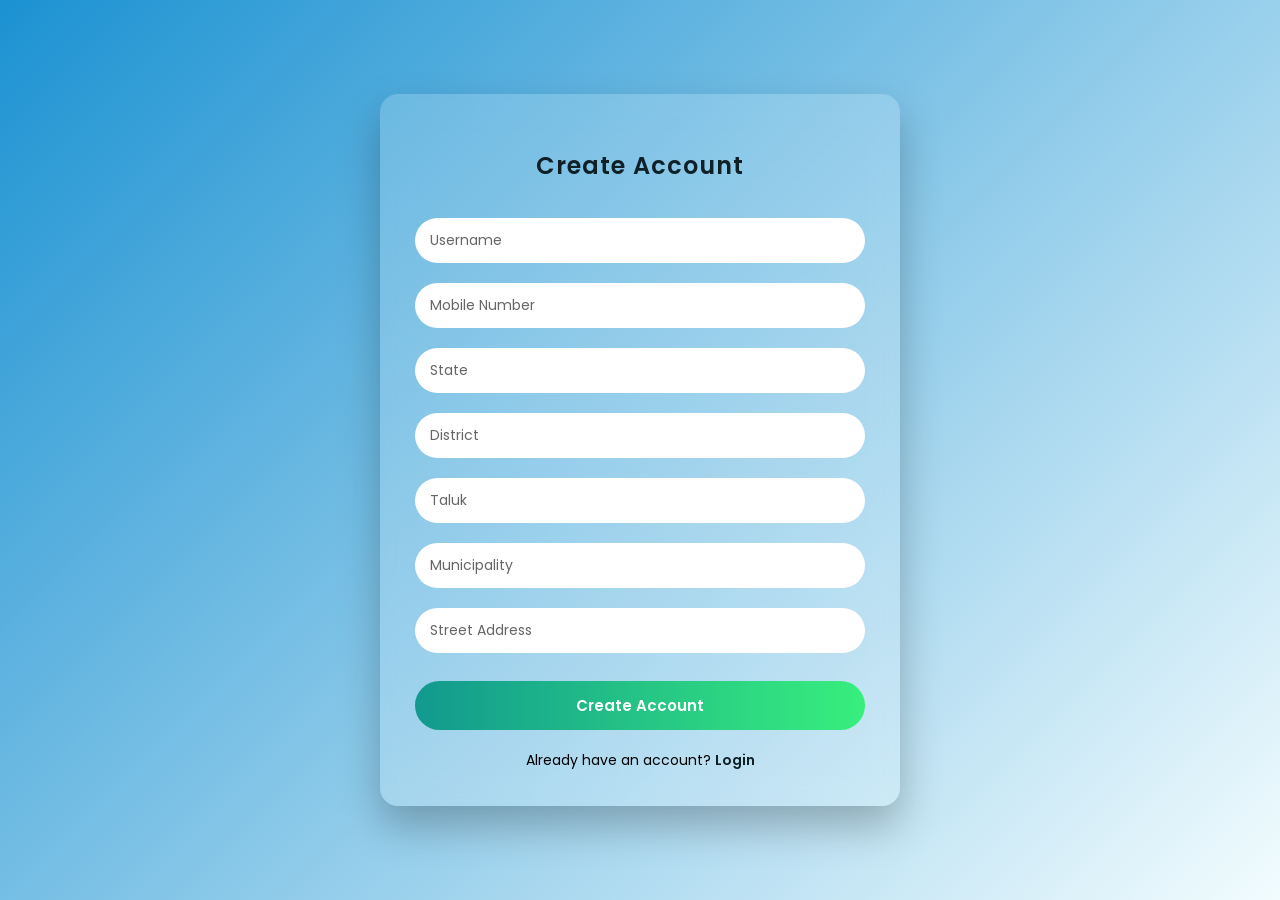
<file: Crowdsourced/Crowdsourced-Civic-Issue-Reporting-Resolution-System-main.my-web-site/signup.html>
<!DOCTYPE html>
<html lang="en">
<head>
    <meta charset="UTF-8">
    <title>Create Account | Civic Issue Reporting System</title>

    <!-- Google Font -->
    <link href="https://fonts.googleapis.com/css2?family=Poppins:wght@400;600&display=swap" rel="stylesheet">

    <style>
        * {
            box-sizing: border-box;
            font-family: 'Poppins', sans-serif;
        }

        body {
            margin: 0;
            min-height: 100vh;
            display: flex;
            align-items: center;
            justify-content: center;
            background: linear-gradient(135deg, #1c92d2, #f2fcfe);
        }

        .signup-box {
            width: 520px;
            padding: 35px;
            border-radius: 18px;
            background: rgba(255, 255, 255, 0.18);
            backdrop-filter: blur(14px);
            box-shadow: 0 20px 40px rgba(0,0,0,0.25);
            animation: slideUp 1s ease;
        }

        .signup-box h2 {
            text-align: center;
            margin-bottom: 25px;
            font-weight: 600;
            color: #0f2027;
            letter-spacing: 1px;
        }

        .signup-box input {
            width: 100%;
            padding: 12px 15px;
            margin: 10px 0;
            border-radius: 30px;
            border: none;
            outline: none;
            font-size: 14px;
        }

        .signup-box input::placeholder {
            color: #666;
        }

        .signup-box button {
            width: 100%;
            padding: 13px;
            margin-top: 18px;
            border-radius: 30px;
            border: none;
            font-size: 15px;
            font-weight: 600;
            cursor: pointer;
            background: linear-gradient(to right, #11998e, #38ef7d);
            color: #fff;
            transition: transform 0.3s, box-shadow 0.3s;
        }

        .signup-box button:hover {
            transform: translateY(-2px);
            box-shadow: 0 10px 25px rgba(56,239,125,0.6);
        }

        .login-link {
            text-align: center;
            margin-top: 20px;
            font-size: 14px;
        }

        .login-link a {
            color: #0f2027;
            font-weight: 600;
            text-decoration: none;
        }

        .login-link a:hover {
            text-decoration: underline;
        }

        @keyframes slideUp {
            from {
                opacity: 0;
                transform: translateY(25px);
            }
            to {
                opacity: 1;
                transform: translateY(0);
            }
        }
    </style>
</head>
<body>

<div class="signup-box">
    <h2>Create Account</h2>

    <input type="text" placeholder="Username" required>
    <input type="tel" placeholder="Mobile Number" required>
    <input type="text" placeholder="State" required>
    <input type="text" placeholder="District" required>
    <input type="text" placeholder="Taluk" required>
    <input type="text" placeholder="Municipality" required>
    <input type="text" placeholder="Street Address" required>

    <button onclick="createAccount()">Create Account</button>

    <div class="login-link">
        Already have an account? <a href="login.html">Login</a>
    </div>
</div>

<script>
    function createAccount() {
        alert("Account created successfully!");
        window.location.href = "index.html";
    }
</script>

</body>
</html>
</file>
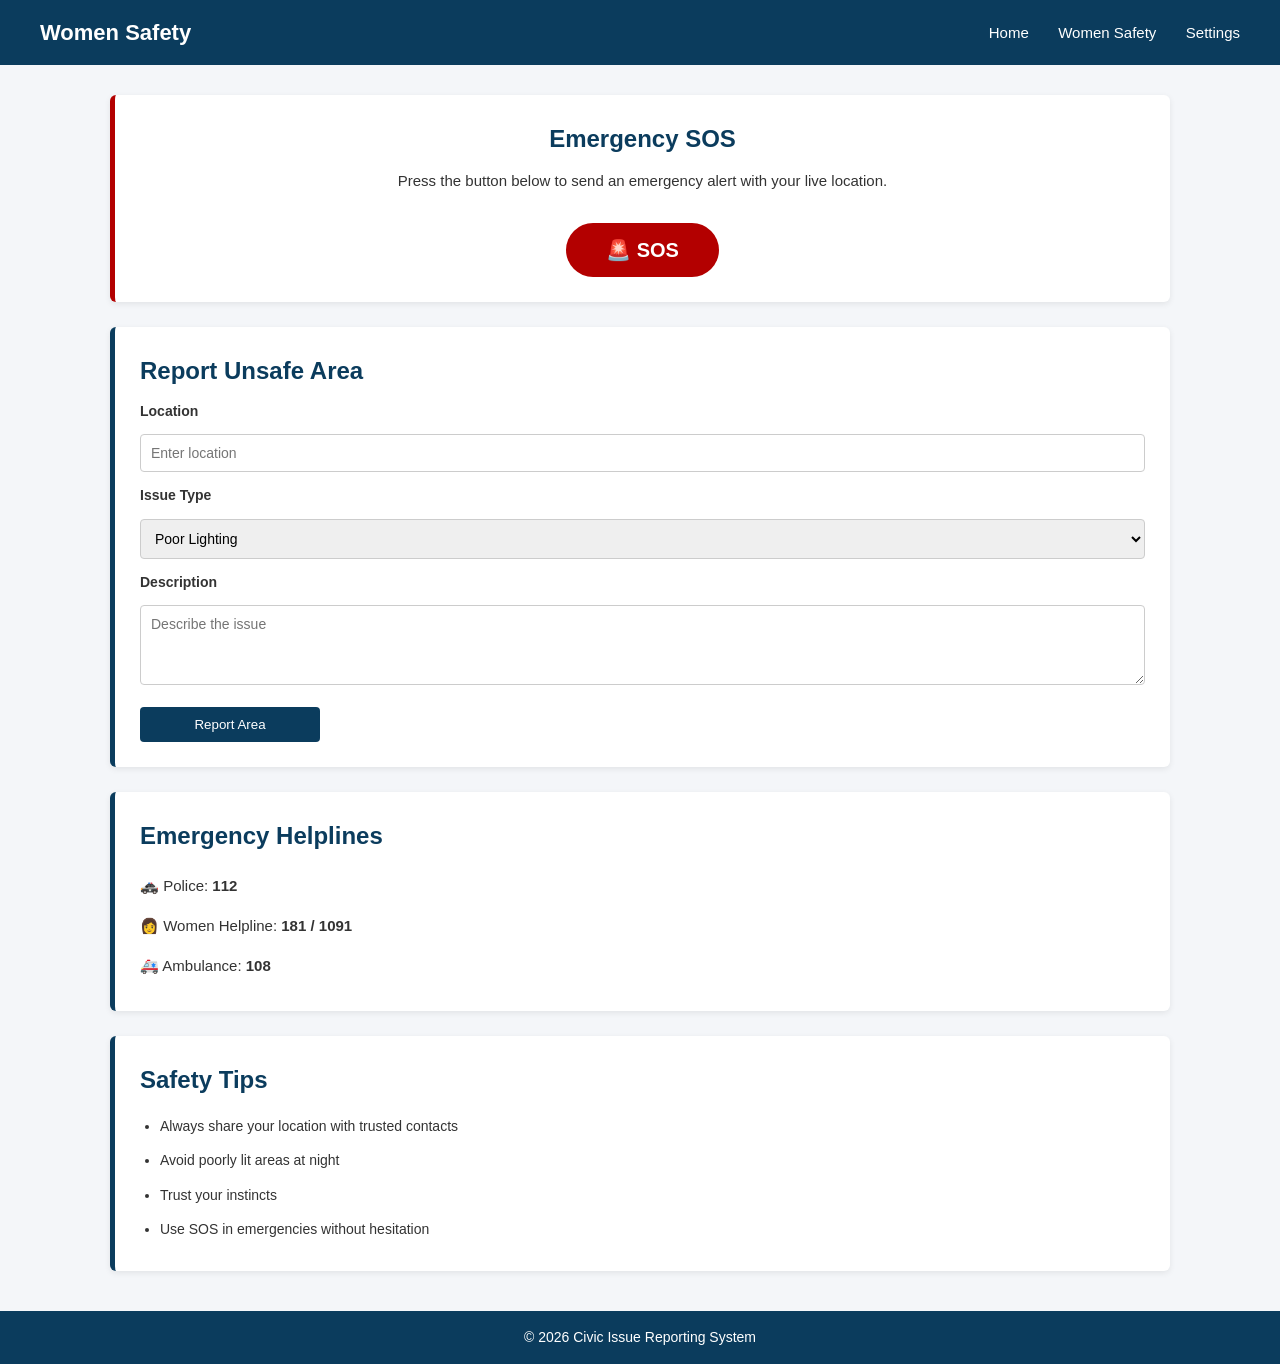
<file: Crowdsourced/Crowdsourced-Civic-Issue-Reporting-Resolution-System-main.my-web-site/womensafety.html>
<!DOCTYPE html>
<html lang="en">
<head>
    <meta charset="UTF-8">
    <title>Women Safety | Civic Issue Reporting System</title>
    <link rel="stylesheet" href="./ws.css">
</head>
<body>

<!-- Navbar -->
<header class="navbar">
    <h2>Women Safety</h2>
    <nav>
        <a href="index.html">Home</a>
        <a href="women-safety.html">Women Safety</a>
        <a href="settings.html">Settings</a>
    </nav>
</header>

<!-- Main Content -->
<main class="content">

    <section class="sos-section">
        <h1>Emergency SOS</h1>
        <p>Press the button below to send an emergency alert with your live location.</p>
        <button class="sos-btn">🚨 SOS</button>
    </section>

    <section class="unsafe-report">
        <h2>Report Unsafe Area</h2>
        <form>
            <label>Location</label>
            <input type="text" placeholder="Enter location">

            <label>Issue Type</label>
            <select>
                <option>Poor Lighting</option>
                <option>Harassment Area</option>
                <option>Isolated Place</option>
                <option>Suspicious Activity</option>
            </select>

            <label>Description</label>
            <textarea placeholder="Describe the issue"></textarea>

            <button type="submit">Report Area</button>
        </form>
    </section>

    <section class="helpline">
        <h2>Emergency Helplines</h2>
        <ul>
            <li>🚓 Police: <strong>112</strong></li>
            <li>👩 Women Helpline: <strong>181 / 1091</strong></li>
            <li>🚑 Ambulance: <strong>108</strong></li>
        </ul>
    </section>

    <section class="awareness">
        <h2>Safety Tips</h2>
        <ul>
            <li>Always share your location with trusted contacts</li>
            <li>Avoid poorly lit areas at night</li>
            <li>Trust your instincts</li>
            <li>Use SOS in emergencies without hesitation</li>
        </ul>
    </section>

</main>

<footer class="footer">
    <p>© 2026 Civic Issue Reporting System</p>
</footer>

</body>
</html>
</file>
<file: Crowdsourced/Crowdsourced-Civic-Issue-Reporting-Resolution-System-main.my-web-site/sett.css>
* {
    margin: 0;
    padding: 0;
    box-sizing: border-box;
    font-family: "Segoe UI", Arial, sans-serif;
}

body {
    background: #f4f6f9;
    color: #333;
}

.navbar {
    background: #0b3c5d;
    color: white;
    padding: 15px 40px;
    display: flex;
    justify-content: space-between;
}

.navbar a {
    color: white;
    text-decoration: none;
    margin-left: 20px;
}

.content {
    max-width: 1100px;
    margin: 30px auto;
    padding: 0 20px;
}

section {
    background: white;
    padding: 25px;
    margin-bottom: 25px;
    border-left: 5px solid #0b3c5d;
    box-shadow: 0 2px 6px rgba(0,0,0,0.1);
}

label {
    font-weight: 600;
    display: block;
    margin-top: 10px;
}

input, select {
    width: 100%;
    padding: 10px;
    margin-top: 5px;
}

button {
    margin-top: 15px;
    padding: 10px 20px;
    background: #0b3c5d;
    color: white;
    border: none;
    cursor: pointer;
}

.preview-box {
    background: #eef4f8;
    padding: 15px;
    margin-top: 15px;
}

.footer {
    background: #0b3c5d;
    color: white;
    text-align: center;
    padding: 15px;
}

.dark-mode {
    background: #121212;
    color: #eee;
}

.dark-mode section {
    background: #1e1e1e;
}

.modal {
    display: none;
    position: fixed;
    inset: 0;
    background: rgba(0,0,0,0.6);
}

.modal-content {
    background: white;
    width: 300px;
    padding: 20px;
    margin: 120px auto;
}

/* ===== DARK MODE FIX ===== */

.dark-mode {
    background-color: #121212;
    color: #e0e0e0;
}

.dark-mode section {
    background-color: #1e1e1e;
    color: #e0e0e0;
    border-left-color: #4fa3d1;
}

.dark-mode label,
.dark-mode h2,
.dark-mode h3,
.dark-mode p,
.dark-mode strong {
    color: #ffffff;
}

.dark-mode input,
.dark-mode select {
    background-color: #2c2c2c;
    color: #ffffff;
    border: 1px solid #555;
}

.dark-mode .navbar,
.dark-mode .footer {
    background-color: #1a1a1a;
    color: #ffffff;
}

.dark-mode .preview-box {
    background-color: #2a2a2a;
}
</file>
<file: Crowdsourced/Crowdsourced-Civic-Issue-Reporting-Resolution-System-main.my-web-site/ws.css>
/* ---------- Global Reset ---------- */
* {
    margin: 0;
    padding: 0;
    box-sizing: border-box;
    font-family: "Segoe UI", Tahoma, Arial, sans-serif;
}

body {
    background-color: #f4f6f9;
    color: #333;
    line-height: 1.6;
}

/* ---------- Navbar ---------- */
.navbar {
    background-color: #0b3c5d; /* Government dark blue */
    color: #fff;
    padding: 15px 40px;
    display: flex;
    justify-content: space-between;
    align-items: center;
}

.navbar h2 {
    font-size: 22px;
    font-weight: 600;
}

.navbar nav a {
    color: #fff;
    text-decoration: none;
    margin-left: 25px;
    font-size: 15px;
}

.navbar nav a:hover {
    text-decoration: underline;
}

/* ---------- Main Content ---------- */
.content {
    max-width: 1100px;
    margin: 30px auto;
    padding: 0 20px;
}

/* ---------- Section Box ---------- */
section {
    background-color: #ffffff;
    padding: 25px;
    margin-bottom: 25px;
    border-radius: 6px;
    border-left: 5px solid #0b3c5d;
    box-shadow: 0 2px 6px rgba(0,0,0,0.08);
}

section h1,
section h2 {
    margin-bottom: 10px;
    color: #0b3c5d;
}

section p {
    margin-bottom: 15px;
    font-size: 15px;
}

/* ---------- SOS Section ---------- */
.sos-section {
    text-align: center;
    border-left: 5px solid #b30000;
}

.sos-btn {
    margin-top: 15px;
    padding: 15px 40px;
    font-size: 20px;
    font-weight: bold;
    background-color: #b30000;
    color: #fff;
    border: none;
    border-radius: 50px;
    cursor: pointer;
}

.sos-btn:hover {
    background-color: #8f0000;
}

/* ---------- Unsafe Area Form ---------- */
.unsafe-report form {
    display: grid;
    grid-template-columns: 1fr;
    gap: 12px;
}

label {
    font-weight: 600;
    font-size: 14px;
}

input,
select,
textarea {
    padding: 10px;
    border: 1px solid #ccc;
    border-radius: 4px;
    font-size: 14px;
}

textarea {
    resize: vertical;
    min-height: 80px;
}

button[type="submit"] {
    margin-top: 10px;
    width: 180px;
    padding: 10px;
    background-color: #0b3c5d;
    color: #fff;
    border: none;
    border-radius: 4px;
    cursor: pointer;
}

button[type="submit"]:hover {
    background-color: #072c45;
}

/* ---------- Helpline Section ---------- */
.helpline ul {
    list-style: none;
    margin-top: 10px;
}

.helpline li {
    padding: 8px 0;
    font-size: 15px;
}

/* ---------- Awareness Section ---------- */
.awareness ul {
    margin-left: 20px;
}

.awareness li {
    padding: 6px 0;
    font-size: 14px;
}

/* ---------- Footer ---------- */
.footer {
    background-color: #0b3c5d;
    color: #fff;
    text-align: center;
    padding: 15px;
    font-size: 14px;
    margin-top: 40px;
}

/* ---------- Responsive ---------- */
@media (max-width: 768px) {
    .navbar {
        flex-direction: column;
        align-items: flex-start;
    }

    .navbar nav {
        margin-top: 10px;
    }

    .navbar nav a {
        margin-left: 0;
        margin-right: 15px;
    }
}
</file>
